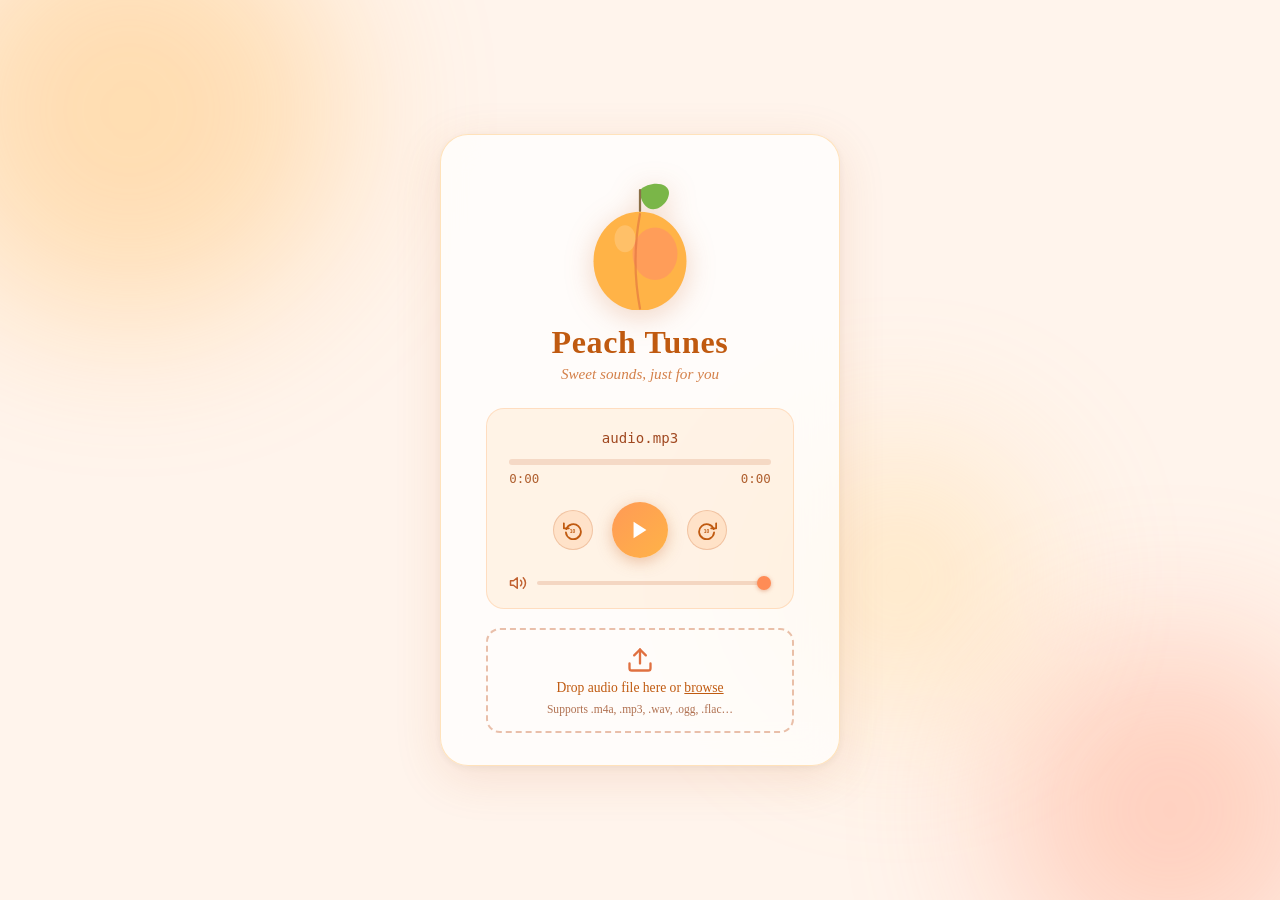
<file: index.html>
<!DOCTYPE html>
<html lang="en">
<head>
  <meta charset="UTF-8" />
  <meta name="viewport" content="width=device-width, initial-scale=1.0" />
  <title>Peach Tunes</title>
  <link rel="stylesheet" href="style.css" />
</head>
<body>

  <div class="background">
    <div class="peach-blob blob-1"></div>
    <div class="peach-blob blob-2"></div>
    <div class="peach-blob blob-3"></div>
  </div>

  <main class="card">
    <div class="peach-art" aria-hidden="true">
      <svg viewBox="0 0 160 180" xmlns="http://www.w3.org/2000/svg" class="peach-svg">
        <!-- Leaf -->
        <path d="M80 20 C95 5, 130 10, 115 35 C100 55, 80 45, 80 20Z"
              fill="#7ab648" />
        <!-- Stem -->
        <line x1="80" y1="20" x2="80" y2="48" stroke="#8b6f47" stroke-width="3" stroke-linecap="round"/>
        <!-- Peach body -->
        <ellipse cx="80" cy="115" rx="62" ry="66" fill="#ffb347"/>
        <!-- Blush -->
        <ellipse cx="100" cy="105" rx="30" ry="35" fill="#ff8c69" opacity="0.55"/>
        <!-- Crease -->
        <path d="M80 52 Q68 115 80 178" stroke="#e07040" stroke-width="3"
              fill="none" stroke-linecap="round" opacity="0.6"/>
        <!-- Highlight -->
        <ellipse cx="60" cy="85" rx="14" ry="18" fill="white" opacity="0.18"/>
      </svg>
    </div>

    <h1 class="title">Peach Tunes</h1>
    <p class="subtitle">Sweet sounds, just for you</p>

    <div class="player">
      <audio id="audio" preload="auto">
        Your browser does not support the audio element.
      </audio>

      <div class="track-info">
        <span class="track-name" id="track-name">audio.mp3</span>
      </div>

      <div class="progress-container" id="progress-container">
        <div class="progress-bar" id="progress-bar"></div>
      </div>

      <div class="time-row">
        <span id="current-time">0:00</span>
        <span id="duration">0:00</span>
      </div>

      <div class="controls">
        <button class="ctrl-btn" id="rewind-btn" title="Rewind 10s">
          <svg viewBox="0 0 24 24" fill="none" stroke="currentColor" stroke-width="2.2" stroke-linecap="round" stroke-linejoin="round">
            <polyline points="1 4 1 10 7 10"></polyline>
            <path d="M3.51 15a9 9 0 1 0 .49-4"></path>
            <text x="8" y="15" font-size="6" fill="currentColor" stroke="none" font-weight="bold">10</text>
          </svg>
        </button>

        <button class="play-btn" id="play-btn" title="Play / Pause">
          <svg class="icon-play" viewBox="0 0 24 24" fill="currentColor">
            <polygon points="5,3 19,12 5,21"/>
          </svg>
          <svg class="icon-pause" viewBox="0 0 24 24" fill="currentColor" style="display:none">
            <rect x="6" y="4" width="4" height="16"/>
            <rect x="14" y="4" width="4" height="16"/>
          </svg>
        </button>

        <button class="ctrl-btn" id="forward-btn" title="Forward 10s">
          <svg viewBox="0 0 24 24" fill="none" stroke="currentColor" stroke-width="2.2" stroke-linecap="round" stroke-linejoin="round">
            <polyline points="23 4 23 10 17 10"></polyline>
            <path d="M20.49 15a9 9 0 1 1-.49-4"></path>
            <text x="8" y="15" font-size="6" fill="currentColor" stroke="none" font-weight="bold">10</text>
          </svg>
        </button>
      </div>

      <div class="volume-row">
        <svg class="vol-icon" viewBox="0 0 24 24" fill="none" stroke="currentColor" stroke-width="2" stroke-linecap="round" stroke-linejoin="round">
          <polygon points="11 5 6 9 2 9 2 15 6 15 11 19 11 5"></polygon>
          <path d="M19.07 4.93a10 10 0 0 1 0 14.14"></path>
          <path d="M15.54 8.46a5 5 0 0 1 0 7.07"></path>
        </svg>
        <input type="range" id="volume" min="0" max="1" step="0.01" value="1" />
      </div>
    </div>

    <div class="drop-zone" id="drop-zone">
      <label for="file-input" class="drop-label">
        <svg viewBox="0 0 24 24" fill="none" stroke="currentColor" stroke-width="2" stroke-linecap="round" stroke-linejoin="round" width="28" height="28">
          <path d="M21 15v4a2 2 0 0 1-2 2H5a2 2 0 0 1-2-2v-4"></path>
          <polyline points="17 8 12 3 7 8"></polyline>
          <line x1="12" y1="3" x2="12" y2="15"></line>
        </svg>
        <span>Drop audio file here or <u>browse</u></span>
        <small>Supports .m4a, .mp3, .wav, .ogg, .flac&hellip;</small>
      </label>
      <input type="file" id="file-input" accept="audio/*" hidden />
    </div>
  </main>

  <script src="player.js"></script>
</body>
</html>
</file>
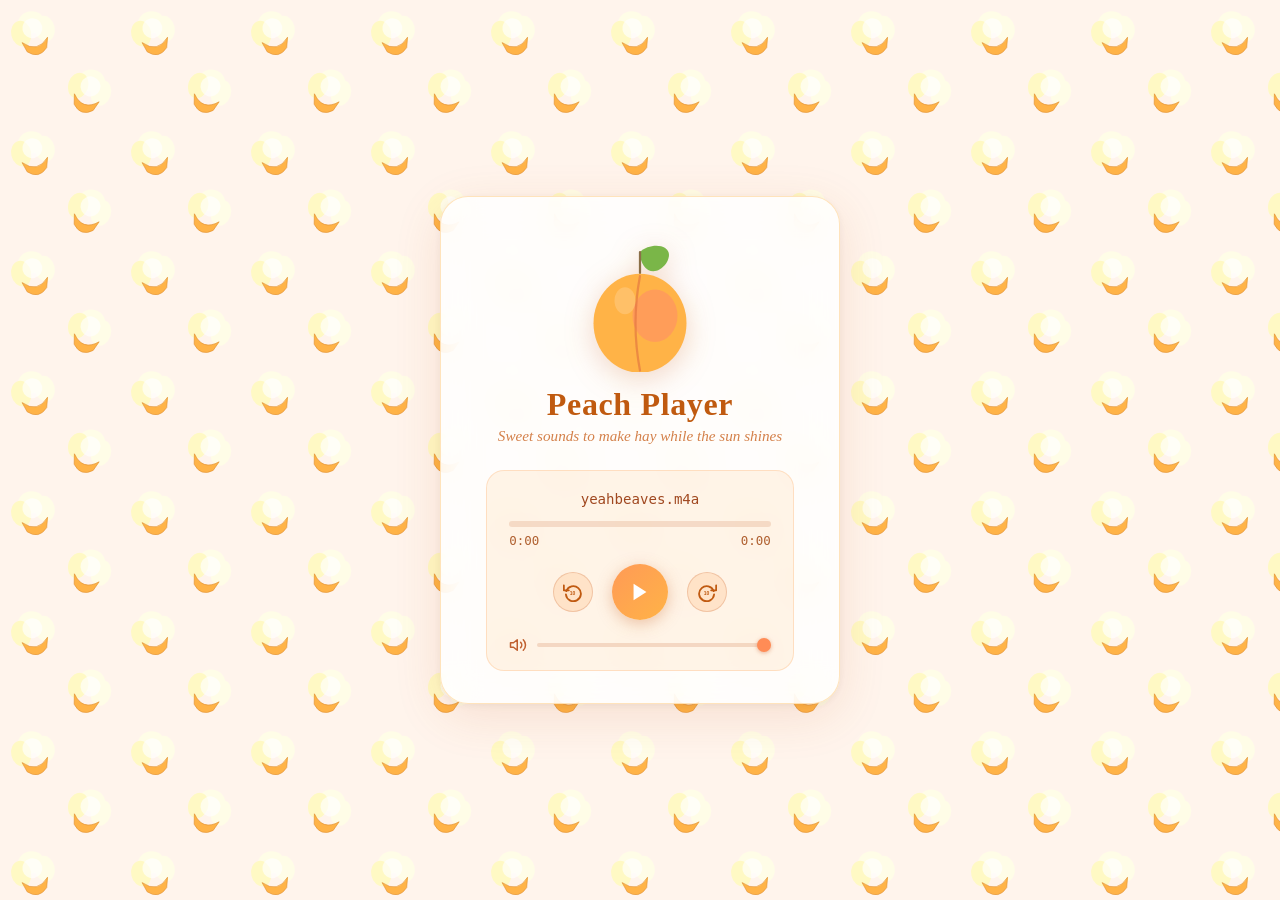
<file: peach-tunes.html>
<!DOCTYPE html>
<html lang="en">
<head>
  <meta charset="UTF-8" />
  <meta name="viewport" content="width=device-width, initial-scale=1.0" />
  <title>Peach Player</title>
  <style>
/* ── Reset & base ── */
*, *::before, *::after { box-sizing: border-box; margin: 0; padding: 0; }

body {
  min-height: 100vh;
  font-family: 'Georgia', serif;
  background-color: #fff4ec;
  background-image: url("data:image/svg+xml,%3Csvg xmlns='http://www.w3.org/2000/svg' width='120' height='120' viewBox='0 0 120 120'%3E%3Cg transform='translate(14,8) rotate(-12,20,28)'%3E%3Cellipse cx='20' cy='14' rx='13' ry='11' fill='%23fffde7'/%3E%3Cellipse cx='8' cy='23' rx='10' ry='13' fill='%23fff9c4'/%3E%3Cellipse cx='32' cy='23' rx='10' ry='13' fill='%23fffde7'/%3E%3Cellipse cx='20' cy='20' rx='10' ry='10' fill='white' opacity='0.65'/%3E%3Cpath d='M7 32 Q20 46 33 32 L30 42 Q20 52 10 42 Z' fill='%23ffb347' stroke='%23e09030' stroke-width='0.6'/%3E%3C/g%3E%3Cg transform='translate(68,66) rotate(18,20,28)'%3E%3Cellipse cx='20' cy='14' rx='13' ry='11' fill='%23fffde7'/%3E%3Cellipse cx='8' cy='23' rx='10' ry='13' fill='%23fff9c4'/%3E%3Cellipse cx='32' cy='23' rx='10' ry='13' fill='%23fffde7'/%3E%3Cellipse cx='20' cy='20' rx='10' ry='10' fill='white' opacity='0.65'/%3E%3Cpath d='M7 32 Q20 46 33 32 L30 42 Q20 52 10 42 Z' fill='%23ffb347' stroke='%23e09030' stroke-width='0.6'/%3E%3C/g%3E%3C/svg%3E");
  background-repeat: repeat;
  background-size: 120px 120px;
  display: flex;
  align-items: center;
  justify-content: center;
  overflow: hidden;
}

/* ── Card ── */
.card {
  position: relative;
  z-index: 1;
  background: rgba(255, 255, 255, 0.82);
  backdrop-filter: blur(18px);
  -webkit-backdrop-filter: blur(18px);
  border: 1px solid rgba(255, 179, 71, 0.35);
  border-radius: 28px;
  padding: 2.5rem 2.8rem 2rem;
  max-width: 400px;
  width: 92vw;
  box-shadow: 0 12px 48px rgba(200, 100, 40, 0.14), 0 2px 8px rgba(0,0,0,0.06);
  text-align: center;
}

/* ── Peach illustration ── */
.peach-art { margin-bottom: 0.6rem; }

.peach-svg {
  width: 120px;
  height: 135px;
  filter: drop-shadow(0 6px 14px rgba(200, 90, 30, 0.25));
  animation: bob 4s ease-in-out infinite;
}

@keyframes bob {
  0%, 100% { transform: translateY(0); }
  50%       { transform: translateY(-8px); }
}

/* ── Typography ── */
.title {
  font-size: 2rem;
  color: #c05a10;
  letter-spacing: 0.02em;
}

.subtitle {
  font-size: 0.95rem;
  color: #d4804a;
  margin-top: 0.25rem;
  margin-bottom: 1.6rem;
  font-style: italic;
}

/* ── Player ── */
.player {
  background: rgba(255, 200, 140, 0.18);
  border: 1px solid rgba(255, 160, 80, 0.25);
  border-radius: 18px;
  padding: 1.2rem 1.4rem 1rem;
}

.track-info {
  margin-bottom: 0.8rem;
}

.track-name {
  font-size: 0.88rem;
  color: #a04820;
  font-family: monospace;
  word-break: break-all;
}

/* Progress bar */
.progress-container {
  background: rgba(200, 100, 50, 0.18);
  border-radius: 99px;
  height: 6px;
  cursor: pointer;
  margin-bottom: 0.35rem;
  position: relative;
  overflow: hidden;
}

.progress-bar {
  height: 100%;
  width: 0%;
  background: linear-gradient(90deg, #ff8c69, #ffb347);
  border-radius: 99px;
  transition: width 0.1s linear;
  pointer-events: none;
}

.time-row {
  display: flex;
  justify-content: space-between;
  font-size: 0.78rem;
  color: #b06030;
  margin-bottom: 1rem;
  font-family: monospace;
}

/* Controls */
.controls {
  display: flex;
  align-items: center;
  justify-content: center;
  gap: 1.2rem;
  margin-bottom: 1rem;
}

.play-btn {
  width: 56px;
  height: 56px;
  border-radius: 50%;
  background: linear-gradient(135deg, #ff9a56, #ffb347);
  border: none;
  cursor: pointer;
  display: flex;
  align-items: center;
  justify-content: center;
  color: white;
  box-shadow: 0 4px 16px rgba(200, 100, 40, 0.35);
  transition: transform 0.12s, box-shadow 0.12s;
}

.play-btn:hover {
  transform: scale(1.07);
  box-shadow: 0 6px 22px rgba(200, 100, 40, 0.45);
}

.play-btn:active { transform: scale(0.96); }

.play-btn svg { width: 22px; height: 22px; }

.ctrl-btn {
  width: 40px;
  height: 40px;
  border-radius: 50%;
  background: rgba(255, 160, 80, 0.2);
  border: 1px solid rgba(200, 100, 50, 0.25);
  cursor: pointer;
  display: flex;
  align-items: center;
  justify-content: center;
  color: #c05a10;
  transition: background 0.15s, transform 0.12s;
}

.ctrl-btn:hover { background: rgba(255, 160, 80, 0.38); }
.ctrl-btn:active { transform: scale(0.93); }
.ctrl-btn svg { width: 20px; height: 20px; }

/* Volume */
.volume-row {
  display: flex;
  align-items: center;
  gap: 0.6rem;
}

.vol-icon {
  width: 18px;
  height: 18px;
  color: #c06030;
  flex-shrink: 0;
}

input[type="range"]#volume {
  -webkit-appearance: none;
  appearance: none;
  flex: 1;
  height: 4px;
  border-radius: 99px;
  background: rgba(200, 100, 50, 0.2);
  outline: none;
  cursor: pointer;
}

input[type="range"]#volume::-webkit-slider-thumb {
  -webkit-appearance: none;
  width: 14px; height: 14px;
  border-radius: 50%;
  background: #ff8c56;
  box-shadow: 0 1px 4px rgba(200,80,30,0.4);
  cursor: pointer;
}

input[type="range"]#volume::-moz-range-thumb {
  width: 14px; height: 14px;
  border-radius: 50%;
  border: none;
  background: #ff8c56;
  cursor: pointer;
}
  </style>
</head>
<body>

  <main class="card">
    <div class="peach-art" aria-hidden="true">
      <svg viewBox="0 0 160 180" xmlns="http://www.w3.org/2000/svg" class="peach-svg">
        <!-- Leaf -->
        <path d="M80 20 C95 5, 130 10, 115 35 C100 55, 80 45, 80 20Z"
              fill="#7ab648" />
        <!-- Stem -->
        <line x1="80" y1="20" x2="80" y2="48" stroke="#8b6f47" stroke-width="3" stroke-linecap="round"/>
        <!-- Peach body -->
        <ellipse cx="80" cy="115" rx="62" ry="66" fill="#ffb347"/>
        <!-- Blush -->
        <ellipse cx="100" cy="105" rx="30" ry="35" fill="#ff8c69" opacity="0.55"/>
        <!-- Crease -->
        <path d="M80 52 Q68 115 80 178" stroke="#e07040" stroke-width="3"
              fill="none" stroke-linecap="round" opacity="0.6"/>
        <!-- Highlight -->
        <ellipse cx="60" cy="85" rx="14" ry="18" fill="white" opacity="0.18"/>
      </svg>
    </div>

    <h1 class="title">Peach Player</h1>
    <p class="subtitle">Sweet sounds to make hay while the sun shines</p>

    <div class="player">
      <audio id="audio" src="yeahbeaves.m4a" preload="auto">
        Your browser does not support the audio element.
      </audio>

      <div class="track-info">
        <span class="track-name" id="track-name">yeahbeaves.m4a</span>
      </div>

      <div class="progress-container" id="progress-container">
        <div class="progress-bar" id="progress-bar"></div>
      </div>

      <div class="time-row">
        <span id="current-time">0:00</span>
        <span id="duration">0:00</span>
      </div>

      <div class="controls">
        <button class="ctrl-btn" id="rewind-btn" title="Rewind 10s">
          <svg viewBox="0 0 24 24" fill="none" stroke="currentColor" stroke-width="2.2" stroke-linecap="round" stroke-linejoin="round">
            <polyline points="1 4 1 10 7 10"></polyline>
            <path d="M3.51 15a9 9 0 1 0 .49-4"></path>
            <text x="8" y="15" font-size="6" fill="currentColor" stroke="none" font-weight="bold">10</text>
          </svg>
        </button>

        <button class="play-btn" id="play-btn" title="Play / Pause">
          <svg class="icon-play" viewBox="0 0 24 24" fill="currentColor">
            <polygon points="5,3 19,12 5,21"/>
          </svg>
          <svg class="icon-pause" viewBox="0 0 24 24" fill="currentColor" style="display:none">
            <rect x="6" y="4" width="4" height="16"/>
            <rect x="14" y="4" width="4" height="16"/>
          </svg>
        </button>

        <button class="ctrl-btn" id="forward-btn" title="Forward 10s">
          <svg viewBox="0 0 24 24" fill="none" stroke="currentColor" stroke-width="2.2" stroke-linecap="round" stroke-linejoin="round">
            <polyline points="23 4 23 10 17 10"></polyline>
            <path d="M20.49 15a9 9 0 1 1-.49-4"></path>
            <text x="8" y="15" font-size="6" fill="currentColor" stroke="none" font-weight="bold">10</text>
          </svg>
        </button>
      </div>

      <div class="volume-row">
        <svg class="vol-icon" viewBox="0 0 24 24" fill="none" stroke="currentColor" stroke-width="2" stroke-linecap="round" stroke-linejoin="round">
          <polygon points="11 5 6 9 2 9 2 15 6 15 11 19 11 5"></polygon>
          <path d="M19.07 4.93a10 10 0 0 1 0 14.14"></path>
          <path d="M15.54 8.46a5 5 0 0 1 0 7.07"></path>
        </svg>
        <input type="range" id="volume" min="0" max="1" step="0.01" value="1" />
      </div>
    </div>
  </main>

  <script>
const audio       = document.getElementById('audio');
const playBtn     = document.getElementById('play-btn');
const iconPlay    = playBtn.querySelector('.icon-play');
const iconPause   = playBtn.querySelector('.icon-pause');
const progressBar = document.getElementById('progress-bar');
const progressCon = document.getElementById('progress-container');
const currentTime = document.getElementById('current-time');
const durationEl  = document.getElementById('duration');
const rewindBtn   = document.getElementById('rewind-btn');
const forwardBtn  = document.getElementById('forward-btn');
const volumeSlider= document.getElementById('volume');

function fmt(s) {
  const m = Math.floor(s / 60);
  const sec = Math.floor(s % 60).toString().padStart(2, '0');
  return `${m}:${sec}`;
}

playBtn.addEventListener('click', () => {
  if (audio.paused) { audio.play(); } else { audio.pause(); }
});

audio.addEventListener('play', () => {
  iconPlay.style.display  = 'none';
  iconPause.style.display = '';
});

audio.addEventListener('pause', () => {
  iconPlay.style.display  = '';
  iconPause.style.display = 'none';
});

audio.addEventListener('timeupdate', () => {
  if (!audio.duration) return;
  const pct = (audio.currentTime / audio.duration) * 100;
  progressBar.style.width = pct + '%';
  currentTime.textContent = fmt(audio.currentTime);
});

audio.addEventListener('loadedmetadata', () => {
  durationEl.textContent = fmt(audio.duration);
});

audio.addEventListener('ended', () => {
  iconPlay.style.display  = '';
  iconPause.style.display = 'none';
  progressBar.style.width = '0%';
  currentTime.textContent = '0:00';
});

progressCon.addEventListener('click', e => {
  if (!audio.duration) return;
  const rect = progressCon.getBoundingClientRect();
  const pct  = (e.clientX - rect.left) / rect.width;
  audio.currentTime = pct * audio.duration;
});

rewindBtn.addEventListener('click', () => {
  audio.currentTime = Math.max(0, audio.currentTime - 10);
});

forwardBtn.addEventListener('click', () => {
  audio.currentTime = Math.min(audio.duration || 0, audio.currentTime + 10);
});

volumeSlider.addEventListener('input', () => {
  audio.volume = volumeSlider.value;
});
  </script>
</body>
</html>
</file>
<file: style.css>
/* ── Reset & base ── */
*, *::before, *::after { box-sizing: border-box; margin: 0; padding: 0; }

body {
  min-height: 100vh;
  font-family: 'Georgia', serif;
  background: #fff4ec;
  display: flex;
  align-items: center;
  justify-content: center;
  overflow: hidden;
  position: relative;
}

/* ── Animated background blobs ── */
.background {
  position: fixed;
  inset: 0;
  pointer-events: none;
  z-index: 0;
}

.peach-blob {
  position: absolute;
  border-radius: 50%;
  filter: blur(80px);
  opacity: 0.35;
  animation: drift 12s ease-in-out infinite alternate;
}

.blob-1 {
  width: 420px; height: 420px;
  background: #ffb347;
  top: -100px; left: -80px;
  animation-duration: 14s;
}
.blob-2 {
  width: 340px; height: 340px;
  background: #ff8c69;
  bottom: -80px; right: -60px;
  animation-duration: 11s;
  animation-delay: -4s;
}
.blob-3 {
  width: 260px; height: 260px;
  background: #ffd27f;
  top: 50%; left: 60%;
  animation-duration: 9s;
  animation-delay: -7s;
}

@keyframes drift {
  from { transform: translate(0, 0) scale(1); }
  to   { transform: translate(30px, 20px) scale(1.08); }
}

/* ── Card ── */
.card {
  position: relative;
  z-index: 1;
  background: rgba(255, 255, 255, 0.72);
  backdrop-filter: blur(18px);
  -webkit-backdrop-filter: blur(18px);
  border: 1px solid rgba(255, 179, 71, 0.35);
  border-radius: 28px;
  padding: 2.5rem 2.8rem 2rem;
  max-width: 400px;
  width: 92vw;
  box-shadow: 0 12px 48px rgba(200, 100, 40, 0.14), 0 2px 8px rgba(0,0,0,0.06);
  text-align: center;
}

/* ── Peach illustration ── */
.peach-art { margin-bottom: 0.6rem; }

.peach-svg {
  width: 120px;
  height: 135px;
  filter: drop-shadow(0 6px 14px rgba(200, 90, 30, 0.25));
  animation: bob 4s ease-in-out infinite;
}

@keyframes bob {
  0%, 100% { transform: translateY(0); }
  50%       { transform: translateY(-8px); }
}

/* ── Typography ── */
.title {
  font-size: 2rem;
  color: #c05a10;
  letter-spacing: 0.02em;
}

.subtitle {
  font-size: 0.95rem;
  color: #d4804a;
  margin-top: 0.25rem;
  margin-bottom: 1.6rem;
  font-style: italic;
}

/* ── Player ── */
.player {
  background: rgba(255, 200, 140, 0.18);
  border: 1px solid rgba(255, 160, 80, 0.25);
  border-radius: 18px;
  padding: 1.2rem 1.4rem 1rem;
}

.track-info {
  margin-bottom: 0.8rem;
}

.track-name {
  font-size: 0.88rem;
  color: #a04820;
  font-family: monospace;
  word-break: break-all;
}

/* Progress bar */
.progress-container {
  background: rgba(200, 100, 50, 0.18);
  border-radius: 99px;
  height: 6px;
  cursor: pointer;
  margin-bottom: 0.35rem;
  position: relative;
  overflow: hidden;
}

.progress-bar {
  height: 100%;
  width: 0%;
  background: linear-gradient(90deg, #ff8c69, #ffb347);
  border-radius: 99px;
  transition: width 0.1s linear;
  pointer-events: none;
}

.time-row {
  display: flex;
  justify-content: space-between;
  font-size: 0.78rem;
  color: #b06030;
  margin-bottom: 1rem;
  font-family: monospace;
}

/* Controls */
.controls {
  display: flex;
  align-items: center;
  justify-content: center;
  gap: 1.2rem;
  margin-bottom: 1rem;
}

.play-btn {
  width: 56px;
  height: 56px;
  border-radius: 50%;
  background: linear-gradient(135deg, #ff9a56, #ffb347);
  border: none;
  cursor: pointer;
  display: flex;
  align-items: center;
  justify-content: center;
  color: white;
  box-shadow: 0 4px 16px rgba(200, 100, 40, 0.35);
  transition: transform 0.12s, box-shadow 0.12s;
}

.play-btn:hover {
  transform: scale(1.07);
  box-shadow: 0 6px 22px rgba(200, 100, 40, 0.45);
}

.play-btn:active { transform: scale(0.96); }

.play-btn svg { width: 22px; height: 22px; }

.ctrl-btn {
  width: 40px;
  height: 40px;
  border-radius: 50%;
  background: rgba(255, 160, 80, 0.2);
  border: 1px solid rgba(200, 100, 50, 0.25);
  cursor: pointer;
  display: flex;
  align-items: center;
  justify-content: center;
  color: #c05a10;
  transition: background 0.15s, transform 0.12s;
}

.ctrl-btn:hover { background: rgba(255, 160, 80, 0.38); }
.ctrl-btn:active { transform: scale(0.93); }
.ctrl-btn svg { width: 20px; height: 20px; }

/* Volume */
.volume-row {
  display: flex;
  align-items: center;
  gap: 0.6rem;
}

.vol-icon {
  width: 18px;
  height: 18px;
  color: #c06030;
  flex-shrink: 0;
}

input[type="range"]#volume {
  -webkit-appearance: none;
  appearance: none;
  flex: 1;
  height: 4px;
  border-radius: 99px;
  background: rgba(200, 100, 50, 0.2);
  outline: none;
  cursor: pointer;
}

input[type="range"]#volume::-webkit-slider-thumb {
  -webkit-appearance: none;
  width: 14px; height: 14px;
  border-radius: 50%;
  background: #ff8c56;
  box-shadow: 0 1px 4px rgba(200,80,30,0.4);
  cursor: pointer;
}

input[type="range"]#volume::-moz-range-thumb {
  width: 14px; height: 14px;
  border-radius: 50%;
  border: none;
  background: #ff8c56;
  cursor: pointer;
}

/* ── Drop zone ── */
.drop-zone {
  margin-top: 1.2rem;
  border: 2px dashed rgba(200, 100, 50, 0.4);
  border-radius: 14px;
  padding: 1rem;
  cursor: pointer;
  transition: background 0.2s, border-color 0.2s;
}

.drop-zone:hover,
.drop-zone.drag-over {
  background: rgba(255, 160, 80, 0.12);
  border-color: #ff8c56;
}

.drop-label {
  display: flex;
  flex-direction: column;
  align-items: center;
  gap: 0.4rem;
  cursor: pointer;
  color: #c05a10;
  font-size: 0.85rem;
}

.drop-label svg {
  color: #e07040;
}

.drop-label small {
  color: #b07050;
  font-size: 0.72rem;
}
</file>
